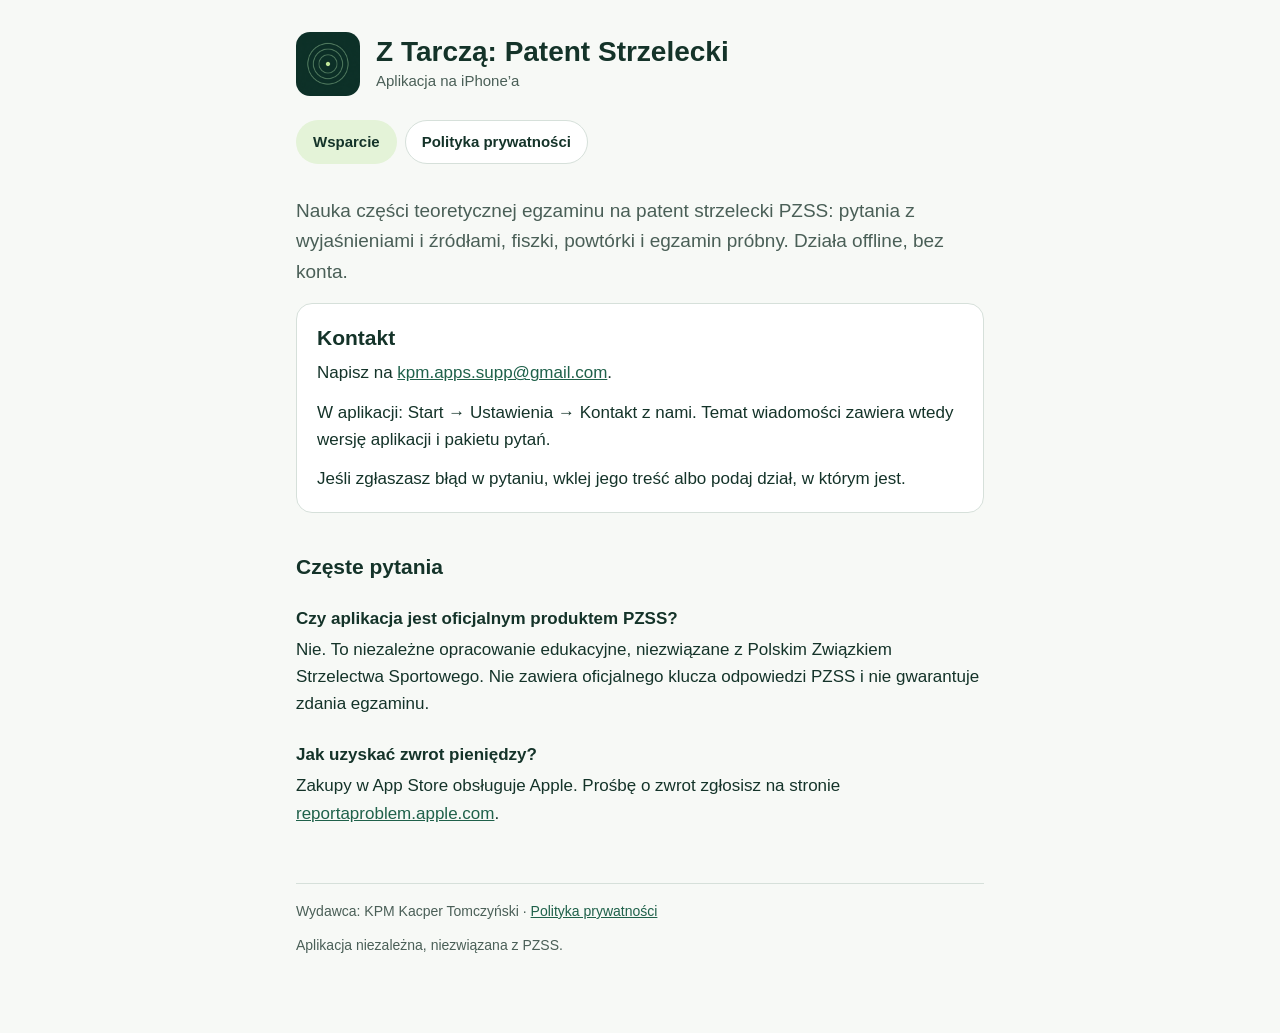
<file: index.html>
<!doctype html>
<html lang="pl">
<head>
  <meta charset="utf-8">
  <meta name="viewport" content="width=device-width, initial-scale=1">
  <title>Wsparcie · Z Tarczą</title>
  <meta name="description" content="Pomoc i kontakt dla aplikacji Z Tarczą: Patent Strzelecki na iPhone’a.">
  <link rel="icon" href="ikona.png">
  <link rel="apple-touch-icon" href="ikona.png">
  <link rel="stylesheet" href="style.css">
</head>
<body>
<div class="wrap">
  <header>
    <img src="ikona.png" alt="">
    <div>
      <h1>Z Tarczą: Patent Strzelecki</h1>
      <p>Aplikacja na iPhone’a</p>
    </div>
  </header>

  <nav aria-label="Strony">
    <a href="./" aria-current="page">Wsparcie</a>
    <a href="polityka-prywatnosci.html">Polityka prywatności</a>
  </nav>

  <main>
    <p class="lead">Nauka części teoretycznej egzaminu na patent strzelecki PZSS: pytania z wyjaśnieniami i źródłami, fiszki, powtórki i egzamin próbny. Działa offline, bez konta.</p>

    <section class="card" aria-labelledby="kontakt">
      <h2 id="kontakt" style="margin-top:0">Kontakt</h2>
      <p>Napisz na <a href="mailto:kpm.apps.supp@gmail.com">kpm.apps.supp@gmail.com</a>.</p>
      <p>W aplikacji: Start → Ustawienia → Kontakt z nami. Temat wiadomości zawiera wtedy wersję aplikacji i pakietu pytań.</p>
      <p>Jeśli zgłaszasz błąd w pytaniu, wklej jego treść albo podaj dział, w którym jest.</p>
    </section>

    <h2>Częste pytania</h2>

    <h3>Czy aplikacja jest oficjalnym produktem PZSS?</h3>
    <p>Nie. To niezależne opracowanie edukacyjne, niezwiązane z Polskim Związkiem Strzelectwa Sportowego. Nie zawiera oficjalnego klucza odpowiedzi PZSS i nie gwarantuje zdania egzaminu.</p>

    <h3>Jak uzyskać zwrot pieniędzy?</h3>
    <p>Zakupy w App Store obsługuje Apple. Prośbę o zwrot zgłosisz na stronie <a href="https://reportaproblem.apple.com">reportaproblem.apple.com</a>.</p>
  </main>

  <footer>
    <p>Wydawca: KPM Kacper Tomczyński · <a href="polityka-prywatnosci.html">Polityka prywatności</a></p>
    <p>Aplikacja niezależna, niezwiązana z PZSS.</p>
  </footer>
</div>
</body>
</html>
</file>
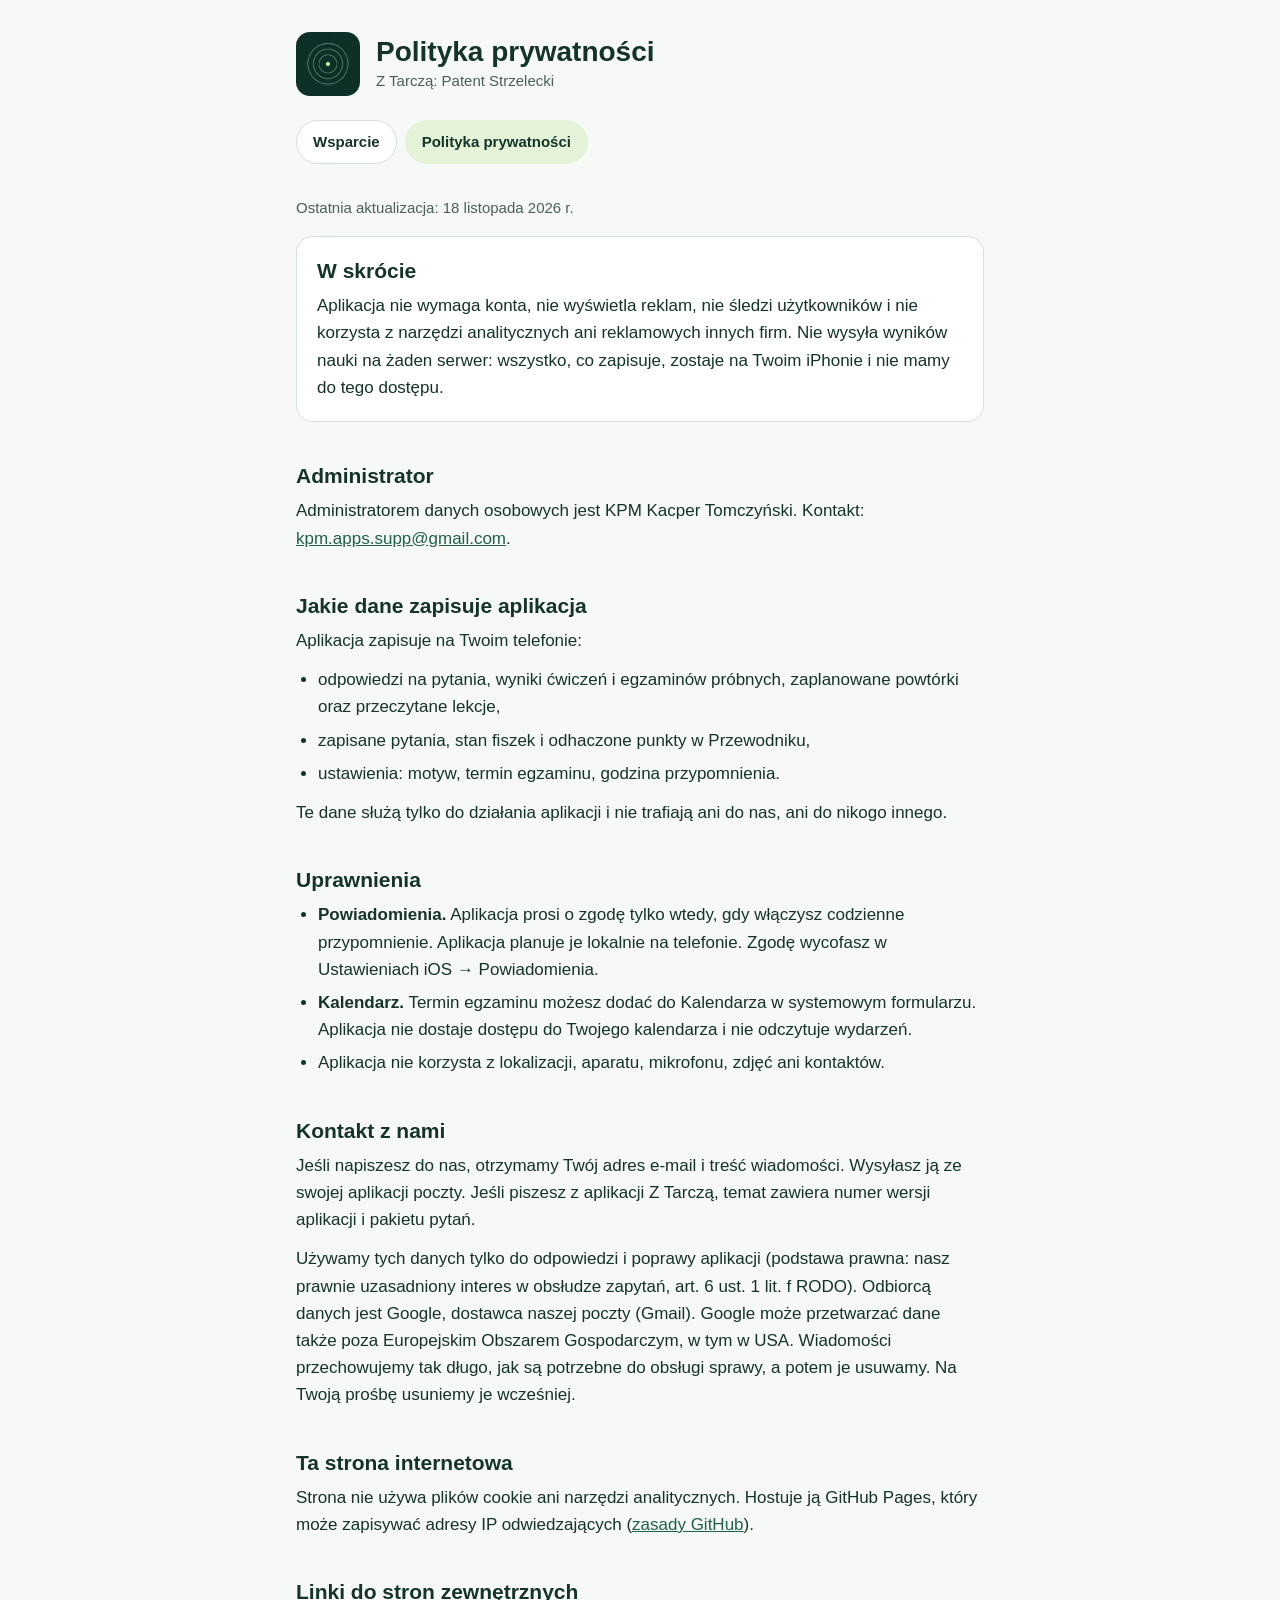
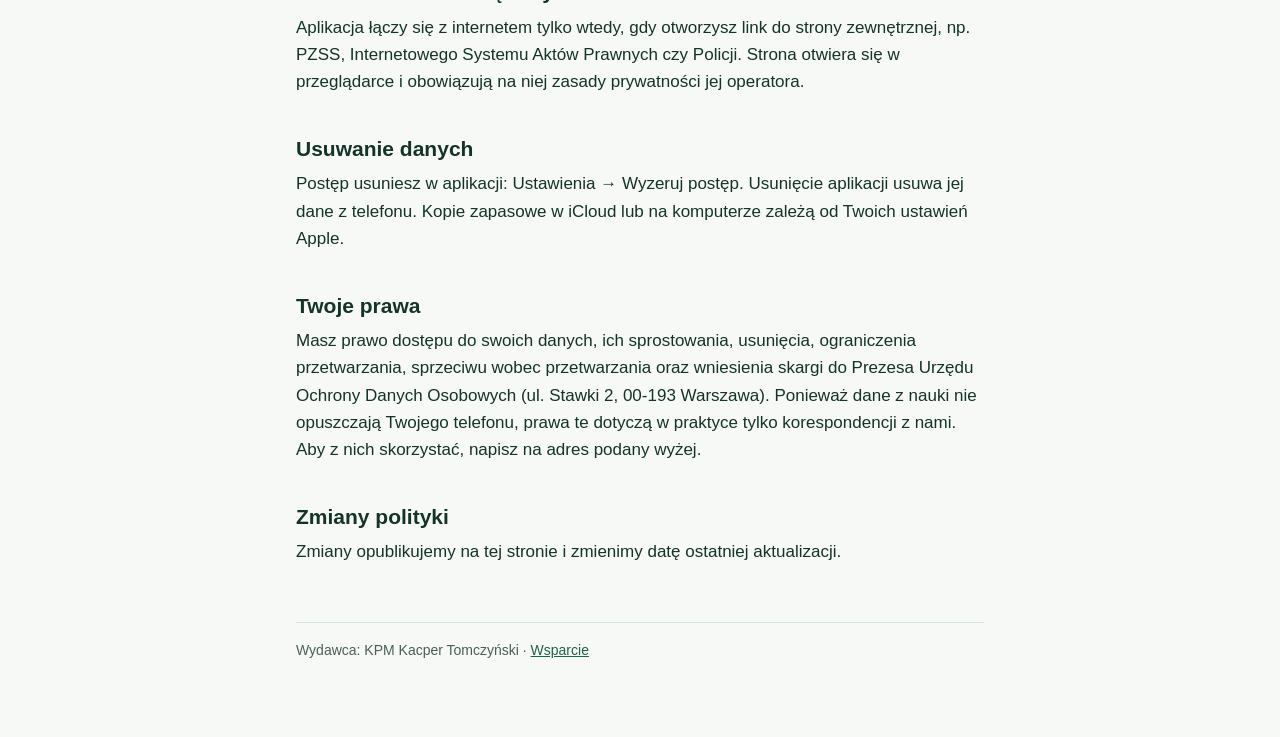
<file: polityka-prywatnosci.html>
<!doctype html>
<html lang="pl">
<head>
  <meta charset="utf-8">
  <meta name="viewport" content="width=device-width, initial-scale=1">
  <title>Polityka prywatności · Z Tarczą</title>
  <meta name="description" content="Polityka prywatności aplikacji Z Tarczą: Patent Strzelecki.">
  <link rel="icon" href="ikona.png">
  <link rel="apple-touch-icon" href="ikona.png">
  <link rel="stylesheet" href="style.css">
</head>
<body>
<div class="wrap">
  <header>
    <img src="ikona.png" alt="">
    <div>
      <h1>Polityka prywatności</h1>
      <p>Z Tarczą: Patent Strzelecki</p>
    </div>
  </header>

  <nav aria-label="Strony">
    <a href="./">Wsparcie</a>
    <a href="polityka-prywatnosci.html" aria-current="page">Polityka prywatności</a>
  </nav>

  <main>
    <p class="meta">Ostatnia aktualizacja: 18 listopada 2026 r.</p>

    <section class="card" aria-labelledby="skrot">
      <h2 id="skrot" style="margin-top:0">W skrócie</h2>
      <p>Aplikacja nie wymaga konta, nie wyświetla reklam, nie śledzi użytkowników i nie korzysta z narzędzi analitycznych ani reklamowych innych firm. Nie wysyła wyników nauki na żaden serwer: wszystko, co zapisuje, zostaje na Twoim iPhonie i nie mamy do tego dostępu.</p>
    </section>

    <h2>Administrator</h2>
    <p>Administratorem danych osobowych jest KPM Kacper Tomczyński. Kontakt: <a href="mailto:kpm.apps.supp@gmail.com">kpm.apps.supp@gmail.com</a>.</p>

    <h2>Jakie dane zapisuje aplikacja</h2>
    <p>Aplikacja zapisuje na Twoim telefonie:</p>
    <ul>
      <li>odpowiedzi na pytania, wyniki ćwiczeń i egzaminów próbnych, zaplanowane powtórki oraz przeczytane lekcje,</li>
      <li>zapisane pytania, stan fiszek i odhaczone punkty w Przewodniku,</li>
      <li>ustawienia: motyw, termin egzaminu, godzina przypomnienia.</li>
    </ul>
    <p>Te dane służą tylko do działania aplikacji i nie trafiają ani do nas, ani do nikogo innego.</p>

    <h2>Uprawnienia</h2>
    <ul>
      <li><strong>Powiadomienia.</strong> Aplikacja prosi o zgodę tylko wtedy, gdy włączysz codzienne przypomnienie. Aplikacja planuje je lokalnie na telefonie. Zgodę wycofasz w Ustawieniach iOS → Powiadomienia.</li>
      <li><strong>Kalendarz.</strong> Termin egzaminu możesz dodać do Kalendarza w systemowym formularzu. Aplikacja nie dostaje dostępu do Twojego kalendarza i nie odczytuje wydarzeń.</li>
      <li>Aplikacja nie korzysta z lokalizacji, aparatu, mikrofonu, zdjęć ani kontaktów.</li>
    </ul>

    <h2>Kontakt z nami</h2>
    <p>Jeśli napiszesz do nas, otrzymamy Twój adres e-mail i treść wiadomości. Wysyłasz ją ze swojej aplikacji poczty. Jeśli piszesz z aplikacji Z Tarczą, temat zawiera numer wersji aplikacji i pakietu pytań.</p>
    <p>Używamy tych danych tylko do odpowiedzi i poprawy aplikacji (podstawa prawna: nasz prawnie uzasadniony interes w obsłudze zapytań, art. 6 ust. 1 lit. f RODO). Odbiorcą danych jest Google, dostawca naszej poczty (Gmail). Google może przetwarzać dane także poza Europejskim Obszarem Gospodarczym, w tym w USA. Wiadomości przechowujemy tak długo, jak są potrzebne do obsługi sprawy, a potem je usuwamy. Na Twoją prośbę usuniemy je wcześniej.</p>

    <h2>Ta strona internetowa</h2>
    <p>Strona nie używa plików cookie ani narzędzi analitycznych. Hostuje ją GitHub Pages, który może zapisywać adresy IP odwiedzających (<a href="https://docs.github.com/en/site-policy/privacy-policies/github-general-privacy-statement">zasady GitHub</a>).</p>

    <h2>Linki do stron zewnętrznych</h2>
    <p>Aplikacja łączy się z internetem tylko wtedy, gdy otworzysz link do strony zewnętrznej, np. PZSS, Internetowego Systemu Aktów Prawnych czy Policji. Strona otwiera się w przeglądarce i obowiązują na niej zasady prywatności jej operatora.</p>

    <h2>Usuwanie danych</h2>
    <p>Postęp usuniesz w aplikacji: Ustawienia → Wyzeruj postęp. Usunięcie aplikacji usuwa jej dane z telefonu. Kopie zapasowe w iCloud lub na komputerze zależą od Twoich ustawień Apple.</p>

    <h2>Twoje prawa</h2>
    <p>Masz prawo dostępu do swoich danych, ich sprostowania, usunięcia, ograniczenia przetwarzania, sprzeciwu wobec przetwarzania oraz wniesienia skargi do Prezesa Urzędu Ochrony Danych Osobowych (ul. Stawki 2, 00-193 Warszawa). Ponieważ dane z nauki nie opuszczają Twojego telefonu, prawa te dotyczą w praktyce tylko korespondencji z nami. Aby z nich skorzystać, napisz na adres podany wyżej.</p>

    <h2>Zmiany polityki</h2>
    <p>Zmiany opublikujemy na tej stronie i zmienimy datę ostatniej aktualizacji.</p>
  </main>

  <footer>
    <p>Wydawca: KPM Kacper Tomczyński · <a href="./">Wsparcie</a></p>
  </footer>
</div>
</body>
</html>
</file>
<file: style.css>
:root {
  --bg: #f7f9f6;
  --surface: #ffffff;
  --text: #143329;
  --muted: #4a5f57;
  --accent: #1f614a;
  --accent-soft: #e4f3d8;
  --border: #d6e0da;
  color-scheme: light dark;
}

@media (prefers-color-scheme: dark) {
  :root {
    --bg: #0e1a16;
    --surface: #15241f;
    --text: #e8f0ec;
    --muted: #a9bab3;
    --accent: #a1d985;
    --accent-soft: #1f3a2e;
    --border: #2a3d35;
  }
}

* { box-sizing: border-box; }

body {
  margin: 0;
  background: var(--bg);
  color: var(--text);
  font: 17px/1.6 -apple-system, BlinkMacSystemFont, "SF Pro Text", "Segoe UI", Roboto, sans-serif;
  -webkit-text-size-adjust: 100%;
}

.wrap { max-width: 720px; margin: 0 auto; padding: 32px 16px 64px; }

header { display: flex; align-items: center; gap: 16px; margin-bottom: 8px; }
header img { width: 64px; height: 64px; border-radius: 14px; flex: none; }
header p { margin: 0; color: var(--muted); font-size: 15px; }

nav { display: flex; flex-wrap: wrap; gap: 8px; margin: 24px 0 32px; }
nav a {
  display: inline-flex; align-items: center; min-height: 44px; padding: 0 16px;
  border: 1px solid var(--border); border-radius: 999px; background: var(--surface);
  color: var(--text); text-decoration: none; font-weight: 600; font-size: 15px;
}
nav a[aria-current="page"] { background: var(--accent-soft); border-color: transparent; }

h1 { font-size: 28px; line-height: 1.2; margin: 0; }
h2 { font-size: 21px; line-height: 1.3; margin: 40px 0 8px; }
h3 { font-size: 17px; margin: 24px 0 4px; }
p, ul { margin: 0 0 12px; }
ul { padding-left: 22px; }
li { margin-bottom: 6px; }
a { color: var(--accent); }

.lead { font-size: 19px; color: var(--muted); margin-top: 8px; }

.card {
  background: var(--surface); border: 1px solid var(--border); border-radius: 16px;
  padding: 20px; margin: 16px 0;
}
.card p:last-child, .card ul:last-child { margin-bottom: 0; }

.meta { color: var(--muted); font-size: 15px; }

footer { margin-top: 56px; padding-top: 16px; border-top: 1px solid var(--border); color: var(--muted); font-size: 14px; }
</file>
